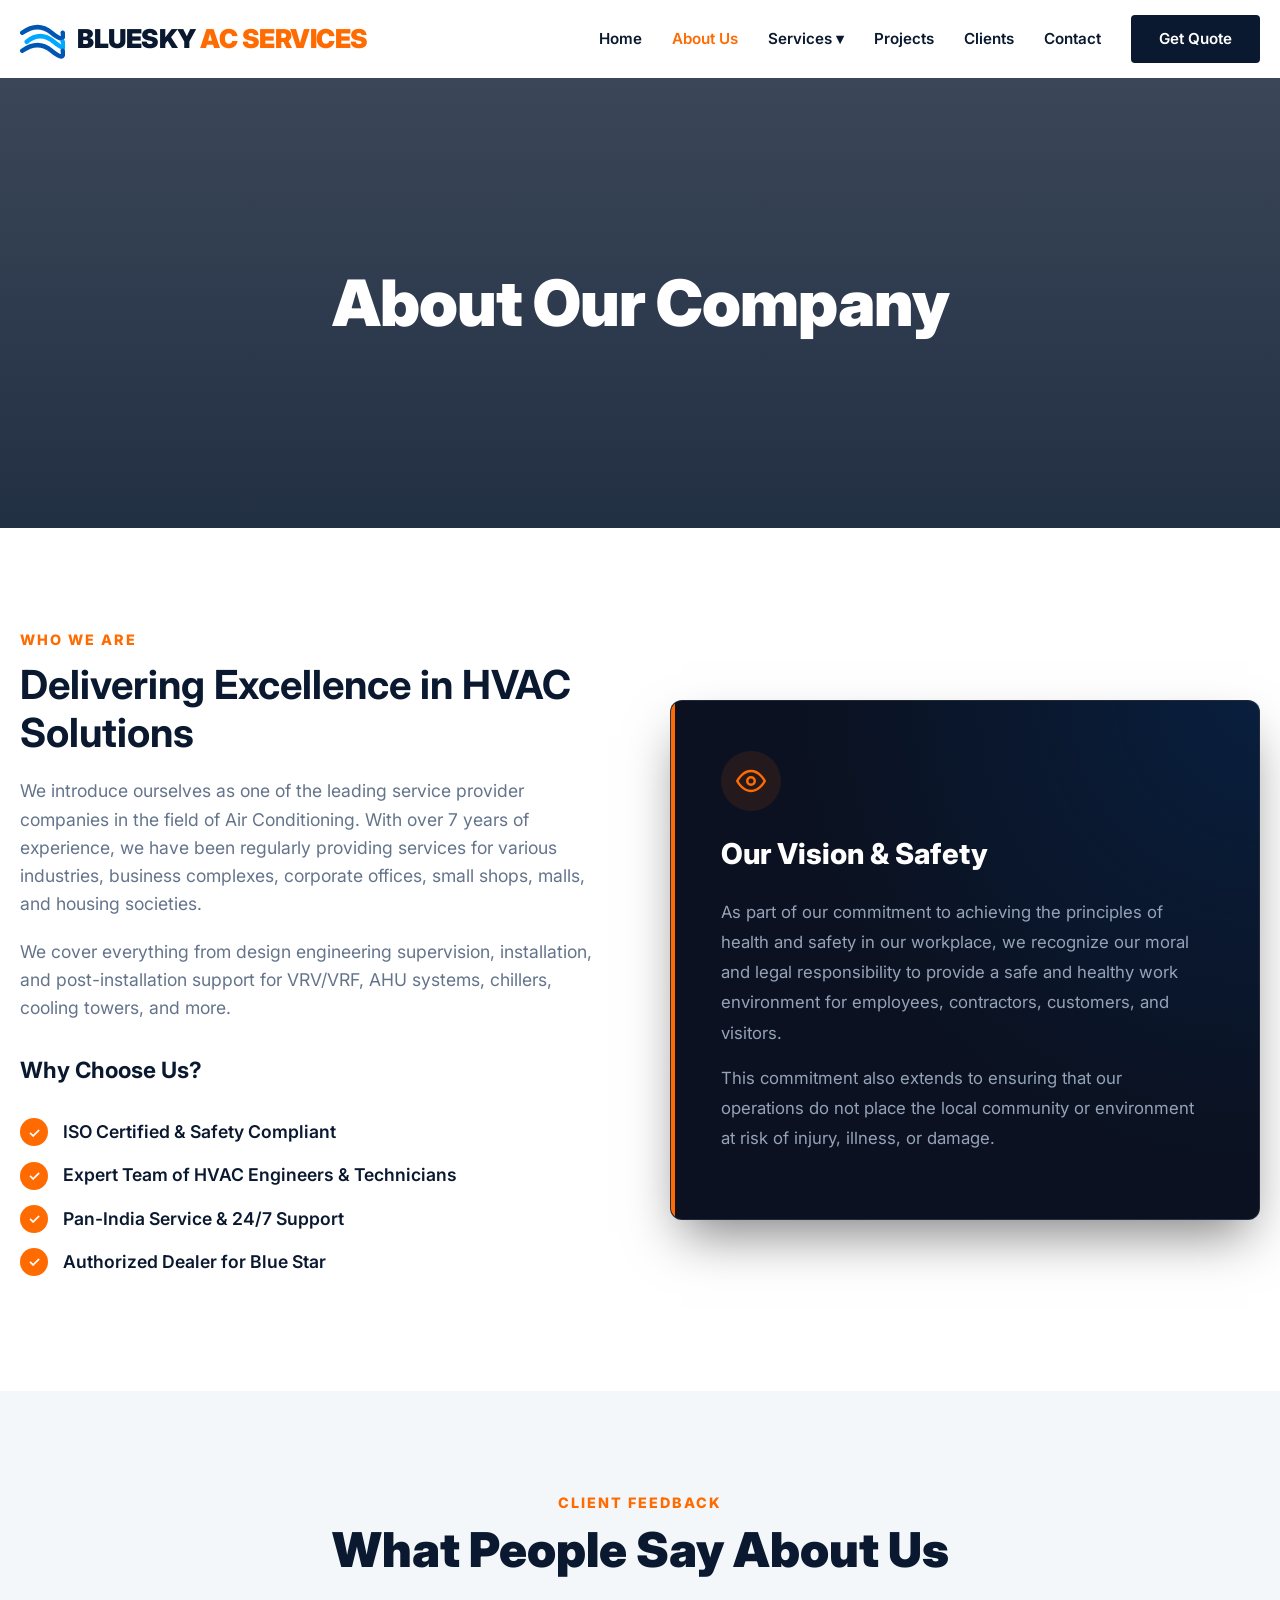
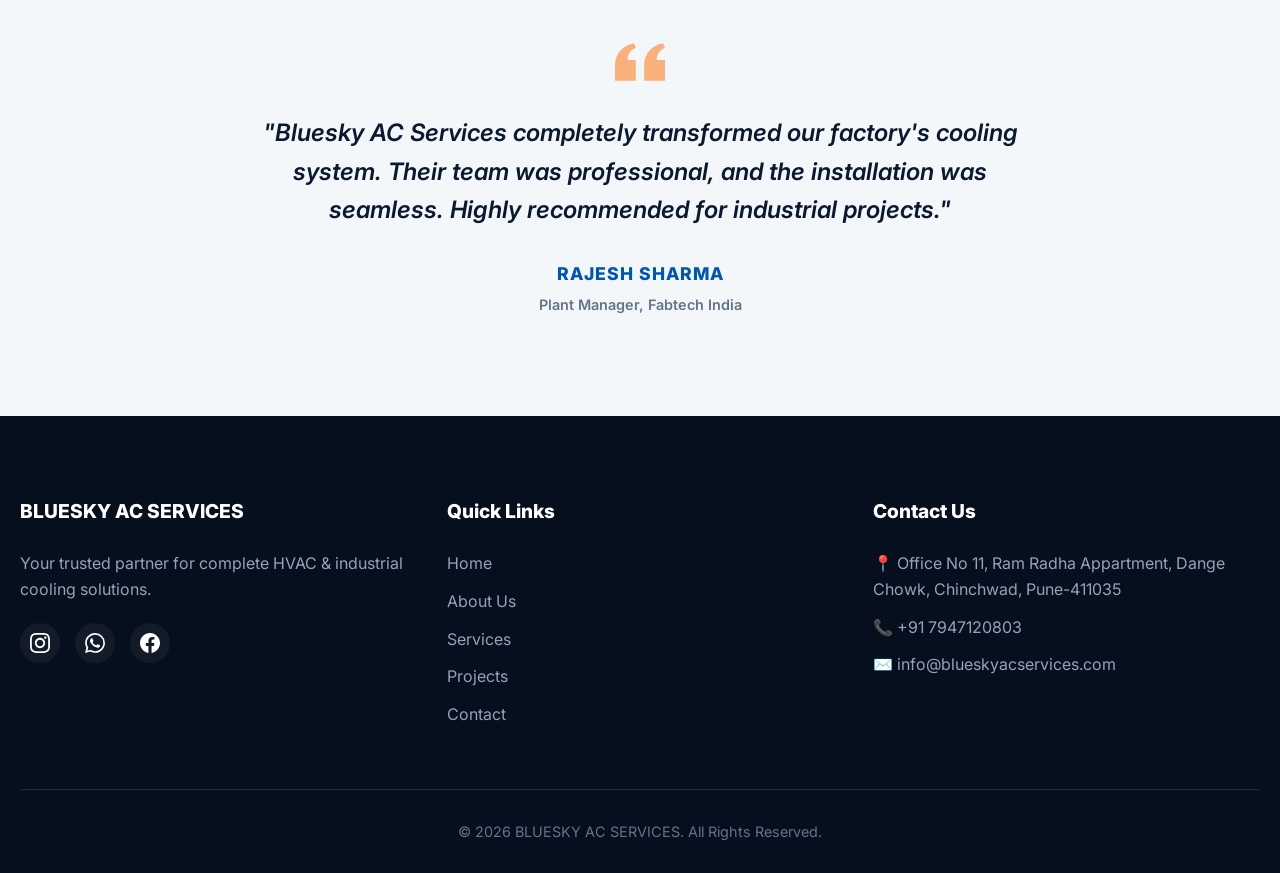
<file: about.html>
<!DOCTYPE html>
<html lang="en">
<head>
    <meta charset="UTF-8">
    <meta name="viewport" content="width=device-width, initial-scale=1.0">
    <title>About Us | Bluesky AC Services</title>
    <link rel="stylesheet" href="style.css">
    <style>
        /* --- PAGE SPECIFIC STYLES --- */
        
        /* Hero Section */
        .page-hero {
            position: relative;
            height: 50vh;
            min-height: 350px;
            display: flex;
            align-items: center;
            justify-content: center;
            text-align: center;
            background: url('https://images.unsplash.com/photo-1581091226825-a6a2a5aee158?ixlib=rb-4.0.3&auto=format&fit=crop&w=1920&q=80') center/cover;
            background-attachment: fixed; /* Parallax effect */
        }
        .page-hero-overlay {
            position: absolute; top: 0; left: 0; width: 100%; height: 100%;
            background: linear-gradient(rgba(10, 25, 47, 0.8), rgba(10, 25, 47, 0.9));
        }
        .page-hero h1 {
            position: relative; z-index: 1; color: var(--white); font-size: 4rem; font-weight: 900;
            letter-spacing: -1px;
        }

        /* About Content Split */
        .about-split {
            display: grid;
            grid-template-columns: 1fr 1fr;
            gap: 60px;
            align-items: center;
        }
        .about-text h2 { font-size: 2.5rem; color: var(--dark-navy); margin-bottom: 20px; line-height: 1.2;}
        .about-text p { color: var(--text-light); font-size: 1.1rem; margin-bottom: 20px; }
        .about-list { list-style: none; margin-top: 30px; }
        .about-list li {
            font-size: 1.1rem; font-weight: 600; color: var(--dark-navy); margin-bottom: 15px;
            display: flex; align-items: center; gap: 15px;
        }
        .about-list li::before {
            content: "✓"; display: flex; justify-content: center; align-items: center;
            width: 28px; height: 28px; background: var(--accent-orange); color: var(--white);
            border-radius: 50%; font-size: 0.9rem; flex-shrink: 0;
        }

        /* Dark Vision Card */
        .vision-card {
            background-color: #0b1120;
            background-image: radial-gradient(circle at top right, rgba(0, 86, 179, 0.2) 0%, transparent 60%);
            padding: 50px;
            border-radius: 12px;
            color: var(--white);
            border: 1px solid rgba(255,255,255,0.1);
            box-shadow: 0 25px 50px -12px rgba(0, 0, 0, 0.5);
            position: relative;
            overflow: hidden;
        }
        .vision-card::before {
            content: ''; position: absolute; top: 0; left: 0; width: 4px; height: 100%;
            background: var(--accent-orange);
        }
        .vision-card h3 { font-size: 1.8rem; margin-bottom: 20px; font-weight: 800; }
        .vision-card p { color: #94a3b8; font-size: 1.05rem; margin-bottom: 15px; line-height: 1.8; }

        /* --- ANIMATED TESTIMONIALS --- */
        .testimonial-section {
            background-color: var(--light-bg);
            padding: 100px 20px;
            text-align: center;
            overflow: hidden;
        }
        .testimonial-container {
            max-width: 800px;
            margin: 0 auto;
            position: relative;
            min-height: 250px; /* Prevents layout jump */
        }
        .testimonial-slide {
            position: absolute;
            top: 0; left: 0; width: 100%;
            opacity: 0;
            transform: translateY(20px);
            transition: opacity 0.8s ease, transform 0.8s ease;
            visibility: hidden;
        }
        .testimonial-slide.active {
            opacity: 1;
            transform: translateY(0);
            visibility: visible;
            position: relative; /* Takes up space when active */
        }
        .quote-icon {
            width: 50px; height: 50px; margin: 0 auto 20px auto; color: var(--accent-orange);
            opacity: 0.5;
        }
        .testimonial-text {
            font-size: 1.5rem;
            font-weight: 600;
            color: var(--dark-navy);
            line-height: 1.6;
            margin-bottom: 30px;
            font-style: italic;
        }
        .client-info h4 { font-size: 1.1rem; font-weight: 800; color: var(--primary-blue); margin-bottom: 5px; text-transform: uppercase; letter-spacing: 1px;}
        .client-info p { font-size: 0.9rem; color: var(--text-light); font-weight: 600; }

        /* --- RESPONSIVE DESIGN --- */
        @media (max-width: 1024px) {
            .page-hero { background-attachment: scroll; } /* Disable fixed background on mobile/tablets */
        }

        @media (max-width: 900px) {
            .about-split { grid-template-columns: 1fr; gap: 40px; }
            .page-hero h1 { font-size: 3rem; }
            .about-text h2 { font-size: 2rem; }
            .vision-card { padding: 30px; }
            .testimonial-text { font-size: 1.2rem; }
        }

        @media (max-width: 768px) {
            .page-hero { height: 35vh; min-height: 250px; }
            .page-hero h1 { font-size: 2.5rem; }
            .section { padding: 60px 20px; }
            
            .vision-card { padding: 25px 20px; }
            .vision-card h3 { font-size: 1.5rem; }
            
            .testimonial-section { padding: 60px 15px; }
            .testimonial-container { min-height: 300px; }
            .testimonial-text { font-size: 1.1rem; }
            .section-header h2 { font-size: 2rem; }
        }
    </style>
</head>
<body>

    <header>
        <div class="nav-container">
            <a href="index.html" class="logo-container">
                <svg class="logo-icon" viewBox="0 0 100 100" xmlns="http://www.w3.org/2000/svg">
                    <path d="M5,35 Q40,10 70,35 T95,35" stroke-width="10" />
                    <path d="M15,55 Q45,30 75,55 T95,55" stroke-width="10" />
                    <path d="M5,75 Q40,50 70,75 T95,75" stroke-width="10" />
                </svg>
                <div class="logo-text">BLUESKY <span>AC SERVICES</span></div>
            </a>
            <div class="menu-toggle" id="mobile-menu">☰</div>
            <ul class="nav-links" id="nav-links-list">
                <li><a href="index.html">Home</a></li>
                <li><a href="about.html" class="active">About Us</a></li>
                <li class="dropdown">
                    <a href="services.html">Services ▾</a>
                    <ul class="dropdown-menu">
                        <li><a href="services.html">VRF System</a></li>
                        <li><a href="services.html">AHU & Ducting</a></li>
                        <li><a href="services.html">Chiller Plants</a></li>
                        <li><a href="services.html">Central AC</a></li>
                        <li><a href="services.html">Maintenance & AMC</a></li>
                    </ul>
                </li>
                <li><a href="projects.html">Projects</a></li>
                <li><a href="clients.html">Clients</a></li>
                <li><a href="contact.html">Contact</a></li>
                <li><a href="contact.html" class="btn-quote">Get Quote</a></li> 
            </ul>
        </div>
    </header>

    <!-- HERO SECTION -->
    <section class="page-hero">
        <div class="page-hero-overlay"></div>
        <h1>About Our Company</h1>
    </section>

    <!-- MAIN CONTENT -->
    <section class="section">
        <div class="about-split">
            
            <!-- Left Text -->
            <div class="about-text reveal">
                <h4 style="color: var(--accent-orange); font-weight: 800; letter-spacing: 2px; text-transform: uppercase; margin-bottom: 10px; font-size: 0.9rem;">Who We Are</h4>
                <h2>Delivering Excellence in HVAC Solutions</h2>
                <p>We introduce ourselves as one of the leading service provider companies in the field of Air Conditioning. With over 7 years of experience, we have been regularly providing services for various industries, business complexes, corporate offices, small shops, malls, and housing societies.</p>
                <p>We cover everything from design engineering supervision, installation, and post-installation support for VRV/VRF, AHU systems, chillers, cooling towers, and more.</p>
                
                <h3 style="margin-top: 30px; margin-bottom: 15px; color: var(--dark-navy); font-size: 1.4rem;">Why Choose Us?</h3>
                <ul class="about-list">
                    <li>ISO Certified & Safety Compliant</li>
                    <li>Expert Team of HVAC Engineers & Technicians</li>
                    <li>Pan-India Service & 24/7 Support</li>
                    <li>Authorized Dealer for Blue Star</li>
                </ul>
            </div>

            <!-- Right Dark Card -->
            <div class="vision-card reveal" style="transition-delay: 0.2s;">
                <div class="info-icon" style="width: 60px; height: 60px; background: rgba(255, 107, 0, 0.1); border-radius: 50%; display: flex; justify-content: center; align-items: center; margin-bottom: 20px;">
                    <svg viewBox="0 0 24 24" fill="none" stroke="var(--accent-orange)" stroke-width="2" style="width: 30px; height: 30px;"><path d="M1 12s4-8 11-8 11 8 11 8-4 8-11 8-11-8-11-8z"></path><circle cx="12" cy="12" r="3"></circle></svg>
                </div>
                <h3>Our Vision & Safety</h3>
                <p>As part of our commitment to achieving the principles of health and safety in our workplace, we recognize our moral and legal responsibility to provide a safe and healthy work environment for employees, contractors, customers, and visitors.</p>
                <p>This commitment also extends to ensuring that our operations do not place the local community or environment at risk of injury, illness, or damage.</p>
            </div>

        </div>
    </section>

    <!-- ANIMATED TESTIMONIALS SECTION -->
    <section class="testimonial-section">
        <div class="section-header reveal" style="text-align: center;">
            <h4>Client Feedback</h4>
            <h2>What People Say About Us</h2>
        </div>

        <div class="testimonial-container reveal">
            
            <!-- Slide 1 -->
            <div class="testimonial-slide active">
                <svg class="quote-icon" viewBox="0 0 24 24" fill="currentColor"><path d="M14.017 21v-7.391c0-5.704 3.731-9.57 8.983-10.609l.995 2.151c-2.432.917-3.995 3.638-3.995 5.849h4v10h-9.983zm-14.017 0v-7.391c0-5.704 3.748-9.57 9-10.609l.996 2.151c-2.433.917-3.996 3.638-3.996 5.849h3.983v10h-9.983z"/></svg>
                <p class="testimonial-text">"Bluesky AC Services completely transformed our factory's cooling system. Their team was professional, and the installation was seamless. Highly recommended for industrial projects."</p>
                <div class="client-info">
                    <h4>Rajesh Sharma</h4>
                    <p>Plant Manager, Fabtech India</p>
                </div>
            </div>

            <!-- Slide 2 -->
            <div class="testimonial-slide">
                <svg class="quote-icon" viewBox="0 0 24 24" fill="currentColor"><path d="M14.017 21v-7.391c0-5.704 3.731-9.57 8.983-10.609l.995 2.151c-2.432.917-3.995 3.638-3.995 5.849h4v10h-9.983zm-14.017 0v-7.391c0-5.704 3.748-9.57 9-10.609l.996 2.151c-2.433.917-3.996 3.638-3.996 5.849h3.983v10h-9.983z"/></svg>
                <p class="testimonial-text">"We rely on Bluesky for all our AMC needs across our commercial offices. Their 24/7 support and quick response times give us complete peace of mind."</p>
                <div class="client-info">
                    <h4>Priya Desai</h4>
                    <p>Facilities Head, Pavilion Data</p>
                </div>
            </div>

            <!-- Slide 3 -->
            <div class="testimonial-slide">
                <svg class="quote-icon" viewBox="0 0 24 24" fill="currentColor"><path d="M14.017 21v-7.391c0-5.704 3.731-9.57 8.983-10.609l.995 2.151c-2.432.917-3.995 3.638-3.995 5.849h4v10h-9.983zm-14.017 0v-7.391c0-5.704 3.748-9.57 9-10.609l.996 2.151c-2.433.917-3.996 3.638-3.996 5.849h3.983v10h-9.983z"/></svg>
                <p class="testimonial-text">"The expertise they brought to our VRF installation was outstanding. Clean work, on-time delivery, and excellent after-sales service."</p>
                <div class="client-info">
                    <h4>Amit Patel</h4>
                    <p>Director, Shri Bal Ganesh Developers</p>
                </div>
            </div>

        </div>
    </section>

    <!-- FOOTER WITH SOCIAL ICONS -->
    <footer>
        <div class="footer-grid">
            <div class="footer-col">
                <h4>BLUESKY AC SERVICES</h4>
                <p style="color:#94a3b8; margin-bottom: 20px;">Your trusted partner for complete HVAC & industrial cooling solutions.</p>
                <div class="social-icons">
                    <a href="#" aria-label="Instagram"><svg viewBox="0 0 24 24"><path d="M12 2.163c3.204 0 3.584.012 4.85.07 3.252.148 4.771 1.691 4.919 4.919.058 1.265.069 1.645.069 4.849 0 3.205-.012 3.584-.069 4.849-.149 3.225-1.664 4.771-4.919 4.919-1.266.058-1.644.07-4.85.07-3.204 0-3.584-.012-4.849-.07-3.26-.149-4.771-1.699-4.919-4.92-.058-1.265-.07-1.644-.07-4.849 0-3.204.013-3.583.07-4.849.149-3.227 1.664-4.771 4.919-4.919 1.266-.057 1.645-.069 4.849-.069zm0-2.163c-3.259 0-3.667.014-4.947.072-4.358.2-6.78 2.618-6.98 6.98-.059 1.281-.073 1.689-.073 4.948 0 3.259.014 3.668.072 4.948.2 4.358 2.618 6.78 6.98 6.98 1.281.058 1.689.072 4.948.072 3.259 0 3.668-.014 4.948-.072 4.354-.2 6.782-2.618 6.979-6.98.059-1.28.073-1.689.073-4.948 0-3.259-.014-3.667-.072-4.947-.196-4.354-2.617-6.78-6.979-6.98-1.281-.059-1.69-.073-4.949-.073zm0 5.838c-3.403 0-6.162 2.759-6.162 6.162s2.759 6.163 6.162 6.163 6.162-2.759 6.162-6.163c0-3.403-2.759-6.162-6.162-6.162zm0 10.162c-2.209 0-4-1.79-4-4 0-2.209 1.791-4 4-4s4 1.791 4 4c0 2.21-1.791 4-4 4zm6.406-11.845c-.796 0-1.441.645-1.441 1.44s.645 1.44 1.441 1.44c.795 0 1.439-.645 1.439-1.44s-.644-1.44-1.439-1.44z"/></svg></a>
                    <a href="#" aria-label="WhatsApp"><svg viewBox="0 0 24 24"><path d="M17.472 14.382c-.297-.149-1.758-.867-2.03-.967-.273-.099-.471-.148-.67.15-.197.297-.767.966-.94 1.164-.173.199-.347.223-.644.075-.297-.15-1.255-.463-2.39-1.475-.883-.788-1.48-1.761-1.653-2.059-.173-.297-.018-.458.13-.606.134-.133.298-.347.446-.52.149-.174.198-.298.298-.497.099-.198.05-.371-.025-.52-.075-.149-.669-1.612-.916-2.207-.242-.579-.487-.5-.669-.51-.173-.008-.371-.01-.57-.01-.198 0-.52.074-.792.372-.272.297-1.04 1.016-1.04 2.479 0 1.462 1.065 2.875 1.213 3.074.149.198 2.096 3.2 5.077 4.487.709.306 1.262.489 1.694.625.712.227 1.36.195 1.871.118.571-.085 1.758-.719 2.006-1.413.248-.694.248-1.289.173-1.413-.074-.124-.272-.198-.57-.347m-5.421 7.403h-.004a9.87 9.87 0 01-5.031-1.378l-.361-.214-3.741.982.998-3.648-.235-.374a9.86 9.86 0 01-1.51-5.26c.001-5.45 4.436-9.884 9.888-9.884 2.64 0 5.122 1.03 6.988 2.898a9.825 9.825 0 012.893 6.994c-.003 5.45-4.437 9.884-9.885 9.884m8.413-18.297A11.815 11.815 0 0012.05 0C5.495 0 .16 5.335.157 11.892c0 2.096.547 4.142 1.588 5.945L.057 24l6.305-1.654a11.882 11.882 0 005.683 1.448h.005c6.554 0 11.89-5.335 11.893-11.893a11.821 11.821 0 00-3.48-8.413Z"/></svg></a>
                    <a href="#" aria-label="Facebook"><svg viewBox="0 0 24 24"><path d="M24 12.073c0-6.627-5.373-12-12-12s-12 5.373-12 12c0 5.99 4.388 10.954 10.125 11.854v-8.385H7.078v-3.47h3.047V9.43c0-3.007 1.792-4.669 4.533-4.669 1.312 0 2.686.235 2.686.235v2.953H15.83c-1.491 0-1.956.925-1.956 1.874v2.25h3.328l-.532 3.47h-2.796v8.385C19.612 23.027 24 18.062 24 12.073z"/></svg></a>
                </div>
            </div>
            <div class="footer-col">
                <h4>Quick Links</h4>
                <ul>
                    <li><a href="index.html">Home</a></li>
                    <li><a href="about.html">About Us</a></li>
                    <li><a href="services.html">Services</a></li>
                    <li><a href="projects.html">Projects</a></li>
                    <li><a href="contact.html">Contact</a></li>
                </ul>
            </div>
            <div class="footer-col">
                <h4>Contact Us</h4>
                <ul>
                    <li>📍 Office No 11, Ram Radha Appartment, Dange Chowk, Chinchwad, Pune-411035</li>
                    <li>📞 +91 7947120803</li>
                    <li>✉️ info@blueskyacservices.com</li>
                </ul>
            </div>
        </div>
        <div class="footer-bottom">
            <p>&copy; 2026 BLUESKY AC SERVICES. All Rights Reserved.</p>
        </div>
    </footer>

    <!-- JAVASCRIPT -->
    <script>
        // Mobile Menu
        const mobileMenuBtn = document.getElementById('mobile-menu');
        const navLinksList = document.getElementById('nav-links-list');
        mobileMenuBtn.addEventListener('click', function() {
            navLinksList.classList.toggle('active');
            mobileMenuBtn.innerHTML = navLinksList.classList.contains('active') ? '✕' : '☰';
        });

        // Scroll Animation Observer
        document.addEventListener("DOMContentLoaded", function() {
            const reveals = document.querySelectorAll('.reveal');
            const observer = new IntersectionObserver((entries) => {
                entries.forEach(entry => {
                    if (entry.isIntersecting) {
                        entry.target.classList.add('active');
                        observer.unobserve(entry.target);
                    }
                });
            }, { threshold: 0.15 });
            reveals.forEach(reveal => { observer.observe(reveal); });
        });

        // --- TESTIMONIAL SLIDER LOGIC ---
        const slides = document.querySelectorAll('.testimonial-slide');
        let currentSlide = 0;

        function showNextSlide() {
            // Remove active class from current
            slides[currentSlide].classList.remove('active');
            
            // Calculate next slide index
            currentSlide = (currentSlide + 1) % slides.length;
            
            // Add active class to next
            slides[currentSlide].classList.add('active');
        }

        // Change slide every 4 seconds
        setInterval(showNextSlide, 4000);
    </script>
</body>
</html>
</file>
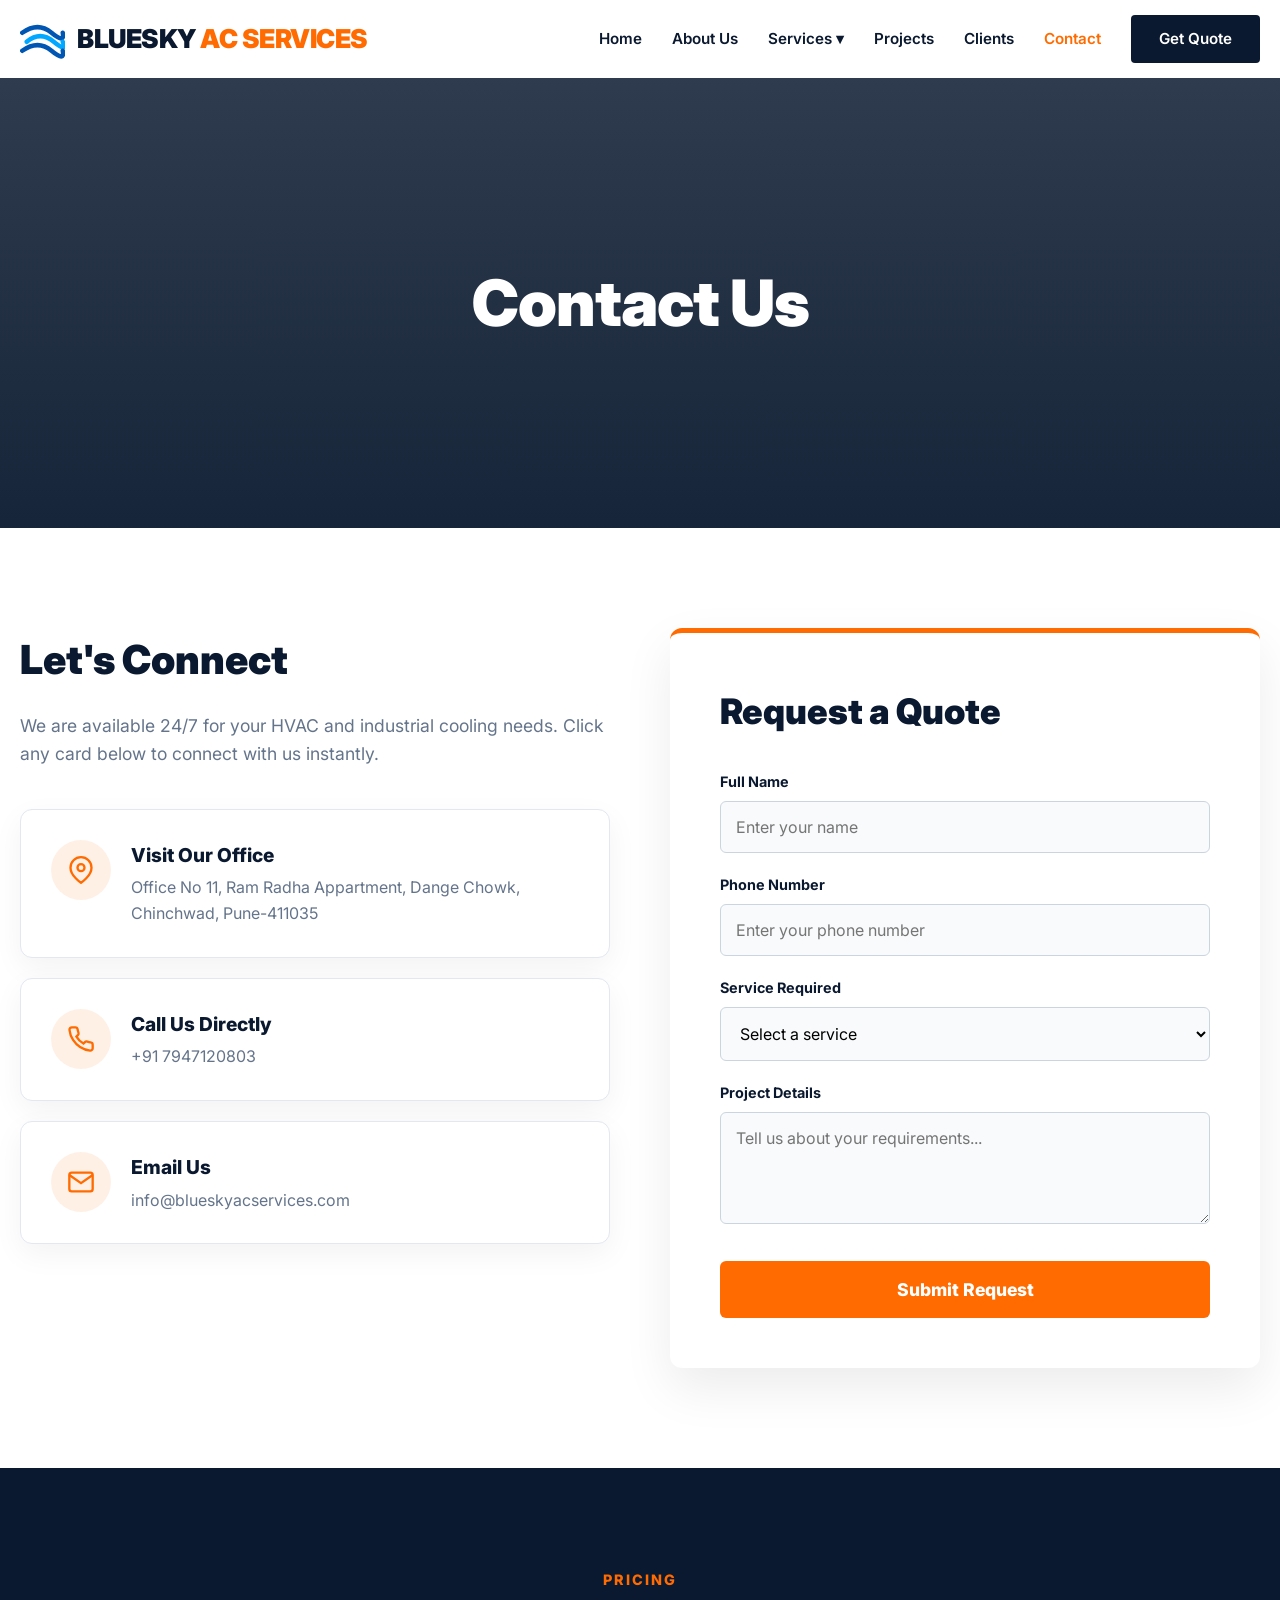
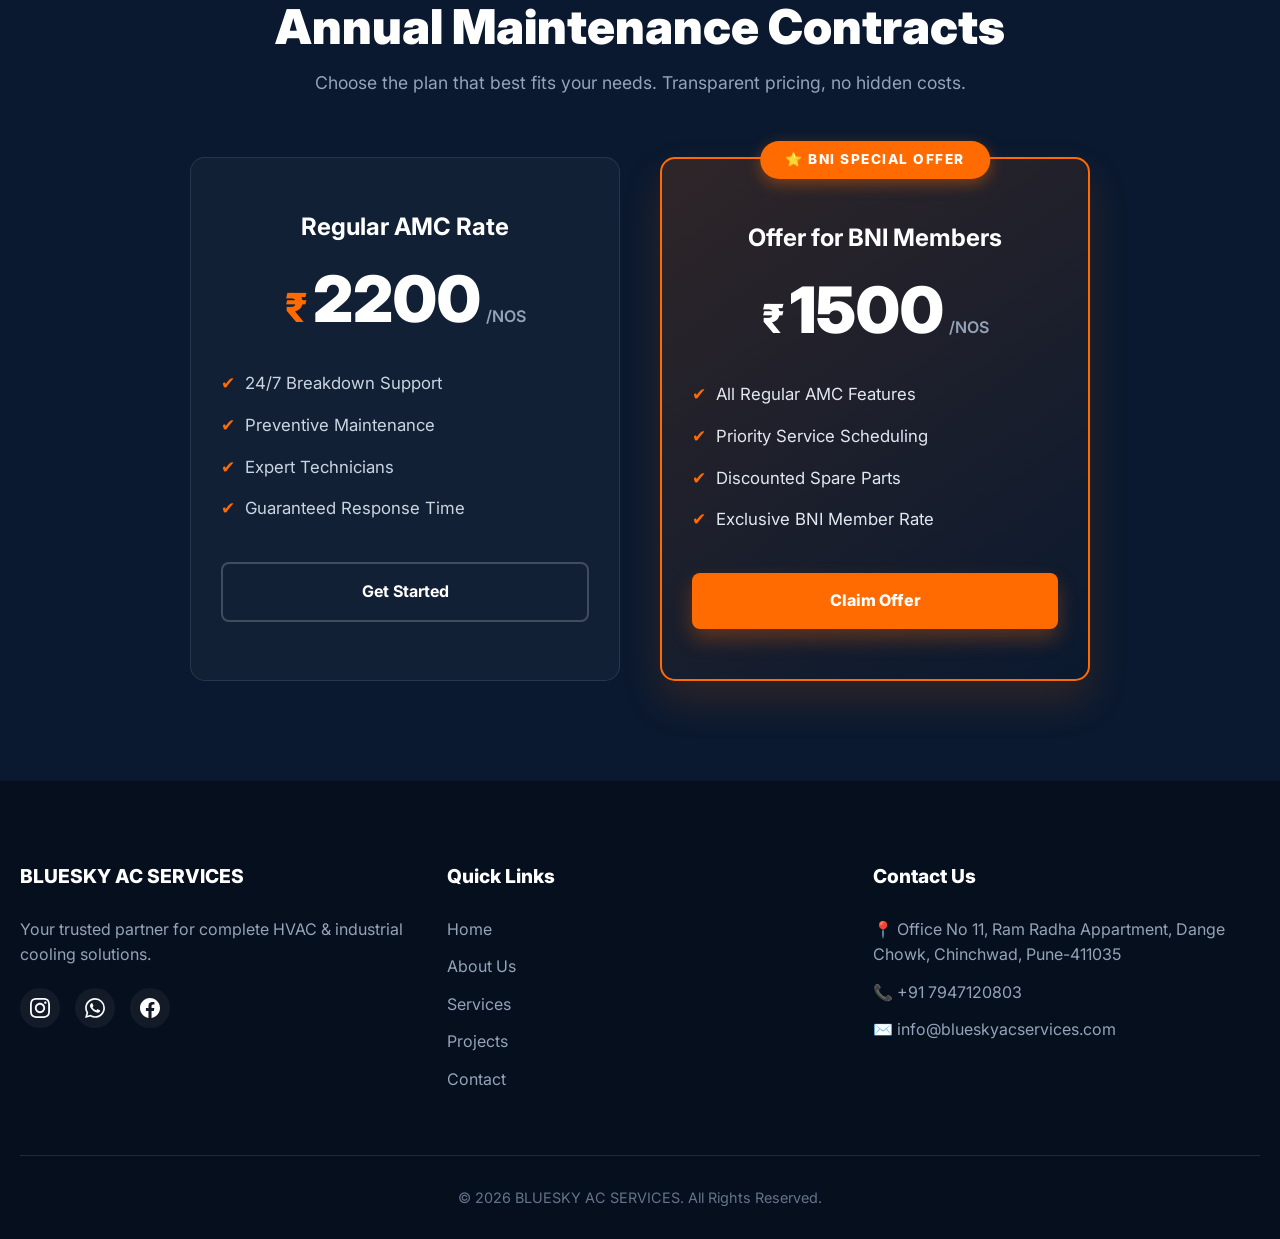
<file: contact.html>
<!DOCTYPE html>
<html lang="en">
<head>
    <meta charset="UTF-8">
    <meta name="viewport" content="width=device-width, initial-scale=1.0">
    <title>Contact Us & Get Quote | Bluesky AC Services</title>
    <link rel="stylesheet" href="style.css">
    <style>
        /* Page Hero */
        .page-hero { 
            position: relative; 
            height: 50vh; 
            min-height: 350px; 
            display: flex; 
            align-items: center; 
            justify-content: center; 
            text-align: center; 
            background: url('https://images.unsplash.com/photo-1581091226825-a6a2a5aee158?ixlib=rb-4.0.3&auto=format&fit=crop&w=1920&q=80') center/cover; 
        }
        .page-hero-overlay { 
            position: absolute; 
            top: 0; left: 0; 
            width: 100%; height: 100%; 
            background: linear-gradient(rgba(10, 25, 47, 0.85), rgba(10, 25, 47, 0.95)); 
        }
        .page-hero h1 { 
            position: relative; 
            z-index: 1; 
            color: var(--white); 
            font-size: 4rem; 
            font-weight: 900; 
            letter-spacing: -1px;
        }

        /* Contact Section Layout */
        .contact-layout {
            display: grid;
            grid-template-columns: 1fr 1fr;
            gap: 60px;
            max-width: 1300px;
            margin: 0 auto;
            padding: 100px 20px;
        }

        /* Clickable Contact Cards */
        .contact-card {
            display: flex;
            align-items: flex-start;
            gap: 20px;
            background: var(--white);
            padding: 30px;
            border-radius: 12px;
            margin-bottom: 20px;
            text-decoration: none;
            color: var(--text-dark);
            box-shadow: 0 10px 30px rgba(0,0,0,0.05);
            border: 1px solid #e2e8f0;
            transition: all 0.3s ease;
        }

        .contact-card:hover {
            transform: translateY(-5px);
            border-color: var(--accent-orange);
            box-shadow: 0 15px 40px rgba(255, 107, 0, 0.1);
        }

        .contact-icon {
            width: 60px; height: 60px;
            background: rgba(255, 107, 0, 0.1);
            color: var(--accent-orange);
            border-radius: 50%;
            display: flex; justify-content: center; align-items: center;
            flex-shrink: 0;
        }
        .contact-icon svg { width: 28px; height: 28px; fill: none; stroke: currentColor; stroke-width: 2; }

        .contact-text h4 { font-size: 1.2rem; color: var(--dark-navy); margin-bottom: 5px; font-weight: 800;}
        .contact-text p { color: var(--text-light); font-size: 1rem; margin: 0; }

        /* Form Container */
        .quote-form-box {
            background: var(--white);
            padding: 50px;
            border-radius: 12px;
            box-shadow: 0 20px 50px rgba(0,0,0,0.08);
            border-top: 5px solid var(--accent-orange);
        }

        .quote-form-box h2 { font-size: 2.2rem; color: var(--dark-navy); margin-bottom: 30px; font-weight: 900;}

        .form-group { margin-bottom: 20px; }
        .form-group label { display: block; font-weight: 700; font-size: 0.9rem; color: var(--dark-navy); margin-bottom: 8px; }
        .form-group input, .form-group select, .form-group textarea {
            width: 100%; padding: 15px; border: 1px solid #cbd5e1; border-radius: 6px;
            font-family: inherit; font-size: 1rem; transition: 0.3s; background: #f8fafc;
        }
        .form-group input:focus, .form-group select:focus, .form-group textarea:focus {
            outline: none; border-color: var(--accent-orange); background: var(--white); box-shadow: 0 0 0 4px rgba(255,107,0,0.1);
        }

        .submit-btn {
            width: 100%; background: var(--accent-orange); color: var(--white);
            padding: 18px; border: none; border-radius: 6px; font-size: 1.1rem; font-weight: 800;
            cursor: pointer; transition: 0.3s; margin-top: 10px;
        }
        .submit-btn:hover { background: #e65c00; transform: translateY(-2px); box-shadow: 0 10px 20px rgba(255,107,0,0.2); }

        /* Scroll Margin to fix anchor links */
        #quote-form { scroll-margin-top: 100px; }
        #amc { scroll-margin-top: 80px; }

        /* --- MOBILE RESPONSIVE SPECIFIC --- */
        @media (max-width: 900px) {
            .contact-layout { grid-template-columns: 1fr; gap: 40px; padding: 60px 20px; }
            .page-hero h1 { font-size: 2.8rem; }
            .quote-form-box { padding: 30px 20px; }
            .quote-form-box h2 { font-size: 1.8rem; }
            .contact-card { padding: 20px; }
            .contact-icon { width: 45px; height: 45px; }
            .contact-icon svg { width: 22px; height: 22px; }
            
            /* AMC Section Mobile */
            .grid-container { grid-template-columns: 1fr !important; gap: 30px !important; }
            .section-header h2 { font-size: 2rem !important; }
        }
    </style>
</head>
<body>

    <header>
        <div class="nav-container">
            <a href="index.html" class="logo-container">
                <svg class="logo-icon" viewBox="0 0 100 100" xmlns="http://www.w3.org/2000/svg"><path d="M5,35 Q40,10 70,35 T95,35" stroke-width="10" /><path d="M15,55 Q45,30 75,55 T95,55" stroke-width="10" /><path d="M5,75 Q40,50 70,75 T95,75" stroke-width="10" /></svg>
                <div class="logo-text">BLUESKY <span>AC SERVICES</span></div>
            </a>
            <div class="menu-toggle" id="mobile-menu">☰</div>
            <ul class="nav-links" id="nav-links-list">
                <li><a href="index.html">Home</a></li>
                <li><a href="about.html">About Us</a></li>
                <li class="dropdown">
                    <a href="services.html">Services ▾</a>
                    <ul class="dropdown-menu">
                        <li><a href="services.html">VRF System</a></li>
                        <li><a href="services.html">AHU & Ducting</a></li>
                        <li><a href="services.html">Chiller Plants</a></li>
                        <li><a href="services.html">Central AC</a></li>
                        <li><a href="services.html">Maintenance & AMC</a></li>
                    </ul>
                </li>
                <li><a href="projects.html">Projects</a></li>
                <li><a href="clients.html">Clients</a></li>
                <li><a href="contact.html" class="active">Contact</a></li>
                <li><a href="#quote-form" class="btn-quote">Get Quote</a></li>
            </ul>
        </div>
    </header>

    <!-- HERO -->
    <section class="page-hero">
        <div class="page-hero-overlay"></div>
        <h1>Contact Us</h1>
    </section>

    <!-- CONTACT LAYOUT -->
    <section class="contact-layout">
        
        <!-- Left: Clickable Info -->
        <div class="reveal">
            <h2 style="font-size: 2.5rem; color: var(--dark-navy); margin-bottom: 20px; font-weight: 900;">Let's Connect</h2>
            <p style="color: var(--text-light); margin-bottom: 40px; font-size: 1.1rem;">We are available 24/7 for your HVAC and industrial cooling needs. Click any card below to connect with us instantly.</p>

            <!-- Location Card -->
            <a href="https://maps.google.com/?q=Office+No+11,+Ram+Radha+Appartment,+Dange+Chowk,+Chinchwad,+Pune-411035" target="_blank" class="contact-card">
                <div class="contact-icon">
                    <svg viewBox="0 0 24 24"><path d="M21 10c0 7-9 13-9 13s-9-6-9-13a9 9 0 0 1 18 0z"></path><circle cx="12" cy="10" r="3"></circle></svg>
                </div>
                <div class="contact-text">
                    <h4>Visit Our Office</h4>
                    <p>Office No 11, Ram Radha Appartment, Dange Chowk, Chinchwad, Pune-411035</p>
                </div>
            </a>

            <!-- Phone Card -->
            <a href="tel:+917947120803" class="contact-card">
                <div class="contact-icon">
                    <svg viewBox="0 0 24 24"><path d="M22 16.92v3a2 2 0 0 1-2.18 2 19.79 19.79 0 0 1-8.63-3.07 19.5 19.5 0 0 1-6-6 19.79 19.79 0 0 1-3.07-8.67A2 2 0 0 1 4.11 2h3a2 2 0 0 1 2 1.72 12.84 12.84 0 0 0 .7 2.81 2 2 0 0 1-.45 2.11L8.09 9.91a16 16 0 0 0 6 6l1.27-1.27a2 2 0 0 1 2.11-.45 12.84 12.84 0 0 0 2.81.7A2 2 0 0 1 22 16.92z"></path></svg>
                </div>
                <div class="contact-text">
                    <h4>Call Us Directly</h4>
                    <p>+91 7947120803</p>
                </div>
            </a>

            <!-- Email Card -->
            <a href="mailto:info@blueskyacservices.com" class="contact-card">
                <div class="contact-icon">
                    <svg viewBox="0 0 24 24"><path d="M4 4h16c1.1 0 2 .9 2 2v12c0 1.1-.9 2-2 2H4c-1.1 0-2-.9-2-2V6c0-1.1.9-2 2-2z"></path><polyline points="22,6 12,13 2,6"></polyline></svg>
                </div>
                <div class="contact-text">
                    <h4>Email Us</h4>
                    <p>info@blueskyacservices.com</p>
                </div>
            </a>
        </div>

        <!-- Right: Quote Form -->
        <div id="quote-form" class="quote-form-box reveal" style="transition-delay: 0.2s;">
            <h2>Request a Quote</h2>
            <form action="#" method="POST">
                <div class="form-group">
                    <label>Full Name</label>
                    <input type="text" placeholder="Enter your name" required>
                </div>
                <div class="form-group">
                    <label>Phone Number</label>
                    <input type="tel" placeholder="Enter your phone number" required>
                </div>
                <div class="form-group">
                    <label>Service Required</label>
                    <select required>
                        <option value="" disabled selected>Select a service</option>
                        <option>VRF / VRV System</option>
                        <option>AHU & Ducting</option>
                        <option>Chiller Plants</option>
                        <option>Central AC Systems</option>
                        <option>Maintenance & AMC</option>
                    </select>
                </div>
                <div class="form-group">
                    <label>Project Details</label>
                    <textarea rows="4" placeholder="Tell us about your requirements..." required></textarea>
                </div>
                <button type="submit" class="submit-btn">Submit Request</button>
            </form>
        </div>
    </section>

    <!-- AMC PRICING SECTION -->
    <section id="amc" class="section" style="background-color: var(--dark-navy); padding: 100px 20px;">
        <div class="section-header reveal" style="text-align: center; margin-bottom: 60px;">
            <h4 style="color: var(--accent-orange); font-weight: 800; letter-spacing: 2px; text-transform: uppercase; font-size: 0.9rem;">Pricing</h4>
            <h2 style="color: var(--white); font-size: 3rem; font-weight: 900;">Annual Maintenance Contracts</h2>
            <p style="color: #94a3b8; margin-top: 15px; font-size: 1.1rem;">Choose the plan that best fits your needs. Transparent pricing, no hidden costs.</p>
        </div>
        
        <div class="grid-container" style="max-width: 900px; margin: 0 auto; display: grid; grid-template-columns: repeat(auto-fit, minmax(320px, 1fr)); gap: 40px;">
            
            <!-- Regular Plan -->
            <div class="reveal" style="background: rgba(255,255,255,0.03); border: 1px solid rgba(255,255,255,0.1); border-radius: 15px; text-align: center; padding: 50px 30px; transition: transform 0.3s;">
                <h3 style="color: var(--white); font-size: 1.5rem; margin-bottom: 20px; font-weight: 700;">Regular AMC Rate</h3>
                
                <div style="display: flex; justify-content: center; align-items: baseline; margin-bottom: 30px;">
                    <span style="font-size: 2.5rem; color: var(--accent-orange); font-weight: 800; margin-right: 5px;">₹</span>
                    <span style="font-size: 4rem; font-weight: 900; color: var(--white); line-height: 1;">2200</span>
                    <span style="font-size: 1rem; color: #94a3b8; font-weight: 600; margin-left: 5px;">/NOS</span>
                </div>

                <ul style="list-style: none; text-align: left; margin-bottom: 40px; color: #cbd5e1; font-size: 1.05rem;">
                    <li style="margin-bottom: 15px; display: flex; align-items: center; gap: 10px;"><span style="color: var(--accent-orange);">✔</span> 24/7 Breakdown Support</li>
                    <li style="margin-bottom: 15px; display: flex; align-items: center; gap: 10px;"><span style="color: var(--accent-orange);">✔</span> Preventive Maintenance</li>
                    <li style="margin-bottom: 15px; display: flex; align-items: center; gap: 10px;"><span style="color: var(--accent-orange);">✔</span> Expert Technicians</li>
                    <li style="display: flex; align-items: center; gap: 10px;"><span style="color: var(--accent-orange);">✔</span> Guaranteed Response Time</li>
                </ul>
                <a href="#quote-form" class="btn-secondary" style="display: block; text-align: center; border-color: rgba(255,255,255,0.2); color: var(--white); padding: 15px; border-radius: 8px; font-weight: 700; text-decoration: none; transition: 0.3s;">Get Started</a>
            </div>

            <!-- BNI Offer Plan -->
            <div class="reveal" style="transition-delay: 0.2s; background: linear-gradient(145deg, rgba(255,107,0,0.15) 0%, rgba(10,25,47,1) 100%); border: 2px solid var(--accent-orange); border-radius: 15px; text-align: center; padding: 50px 30px; position: relative; box-shadow: 0 20px 40px rgba(255, 107, 0, 0.15);">
                
                <div style="position: absolute; top: -18px; left: 50%; transform: translateX(-50%); background: var(--accent-orange); color: white; padding: 8px 25px; border-radius: 30px; font-size: 0.85rem; font-weight: 800; text-transform: uppercase; letter-spacing: 1.5px; box-shadow: 0 5px 15px rgba(255,107,0,0.4); white-space: nowrap;">
                    ⭐ BNI Special Offer
                </div>
                
                <h3 style="color: var(--white); font-size: 1.5rem; margin-bottom: 20px; font-weight: 700; margin-top: 10px;">Offer for BNI Members</h3>
                
                <div style="display: flex; justify-content: center; align-items: baseline; margin-bottom: 30px;">
                    <span style="font-size: 2.5rem; color: var(--white); font-weight: 800; margin-right: 5px;">₹</span>
                    <span style="font-size: 4rem; font-weight: 900; color: var(--white); line-height: 1;">1500</span>
                    <span style="font-size: 1rem; color: #94a3b8; font-weight: 600; margin-left: 5px;">/NOS</span>
                </div>

                <ul style="list-style: none; text-align: left; margin-bottom: 40px; color: #e2e8f0; font-size: 1.05rem;">
                    <li style="margin-bottom: 15px; display: flex; align-items: center; gap: 10px;"><span style="color: var(--accent-orange);">✔</span> All Regular AMC Features</li>
                    <li style="margin-bottom: 15px; display: flex; align-items: center; gap: 10px;"><span style="color: var(--accent-orange);">✔</span> Priority Service Scheduling</li>
                    <li style="margin-bottom: 15px; display: flex; align-items: center; gap: 10px;"><span style="color: var(--accent-orange);">✔</span> Discounted Spare Parts</li>
                    <li style="display: flex; align-items: center; gap: 10px;"><span style="color: var(--accent-orange);">✔</span> Exclusive BNI Member Rate</li>
                </ul>
                <a href="#quote-form" class="btn-primary" style="display: block; text-align: center; background: var(--accent-orange); color: var(--white); padding: 15px; border-radius: 8px; font-weight: 800; text-decoration: none; transition: 0.3s; box-shadow: 0 10px 20px rgba(255,107,0,0.3);">Claim Offer</a>
            </div>

        </div>
    </section>

    <!-- FOOTER -->
    <footer>
        <div class="footer-grid">
            <div class="footer-col">
                <h4>BLUESKY AC SERVICES</h4>
                <p style="color:#94a3b8; margin-bottom: 20px;">Your trusted partner for complete HVAC & industrial cooling solutions.</p>
                <div class="social-icons">
                    <a href="#" aria-label="Instagram"><svg viewBox="0 0 24 24"><path d="M12 2.163c3.204 0 3.584.012 4.85.07 3.252.148 4.771 1.691 4.919 4.919.058 1.265.069 1.645.069 4.849 0 3.205-.012 3.584-.069 4.849-.149 3.225-1.664 4.771-4.919 4.919-1.266.058-1.644.07-4.85.07-3.204 0-3.584-.012-4.849-.07-3.26-.149-4.771-1.699-4.919-4.92-.058-1.265-.07-1.644-.07-4.849 0-3.204.013-3.583.07-4.849.149-3.227 1.664-4.771 4.919-4.919 1.266-.057 1.645-.069 4.849-.069zm0-2.163c-3.259 0-3.667.014-4.947.072-4.358.2-6.78 2.618-6.98 6.98-.059 1.281-.073 1.689-.073 4.948 0 3.259.014 3.668.072 4.948.2 4.358 2.618 6.78 6.98 6.98 1.281.058 1.689.072 4.948.072 3.259 0 3.668-.014 4.948-.072 4.354-.2 6.782-2.618 6.979-6.98.059-1.28.073-1.689.073-4.948 0-3.259-.014-3.667-.072-4.947-.196-4.354-2.617-6.78-6.979-6.98-1.281-.059-1.69-.073-4.949-.073zm0 5.838c-3.403 0-6.162 2.759-6.162 6.162s2.759 6.163 6.162 6.163 6.162-2.759 6.162-6.163c0-3.403-2.759-6.162-6.162-6.162zm0 10.162c-2.209 0-4-1.79-4-4 0-2.209 1.791-4 4-4s4 1.791 4 4c0 2.21-1.791 4-4 4zm6.406-11.845c-.796 0-1.441.645-1.441 1.44s.645 1.44 1.441 1.44c.795 0 1.439-.645 1.439-1.44s-.644-1.44-1.439-1.44z"/></svg></a>
                    <a href="#" aria-label="WhatsApp"><svg viewBox="0 0 24 24"><path d="M17.472 14.382c-.297-.149-1.758-.867-2.03-.967-.273-.099-.471-.148-.67.15-.197.297-.767.966-.94 1.164-.173.199-.347.223-.644.075-.297-.15-1.255-.463-2.39-1.475-.883-.788-1.48-1.761-1.653-2.059-.173-.297-.018-.458.13-.606.134-.133.298-.347.446-.52.149-.174.198-.298.298-.497.099-.198.05-.371-.025-.52-.075-.149-.669-1.612-.916-2.207-.242-.579-.487-.5-.669-.51-.173-.008-.371-.01-.57-.01-.198 0-.52.074-.792.372-.272.297-1.04 1.016-1.04 2.479 0 1.462 1.065 2.875 1.213 3.074.149.198 2.096 3.2 5.077 4.487.709.306 1.262.489 1.694.625.712.227 1.36.195 1.871.118.571-.085 1.758-.719 2.006-1.413.248-.694.248-1.289.173-1.413-.074-.124-.272-.198-.57-.347m-5.421 7.403h-.004a9.87 9.87 0 01-5.031-1.378l-.361-.214-3.741.982.998-3.648-.235-.374a9.86 9.86 0 01-1.51-5.26c.001-5.45 4.436-9.884 9.888-9.884 2.64 0 5.122 1.03 6.988 2.898a9.825 9.825 0 012.893 6.994c-.003 5.45-4.437 9.884-9.885 9.884m8.413-18.297A11.815 11.815 0 0012.05 0C5.495 0 .16 5.335.157 11.892c0 2.096.547 4.142 1.588 5.945L.057 24l6.305-1.654a11.882 11.882 0 005.683 1.448h.005c6.554 0 11.89-5.335 11.893-11.893a11.821 11.821 0 00-3.48-8.413Z"/></svg></a>
                    <a href="#" aria-label="Facebook"><svg viewBox="0 0 24 24"><path d="M24 12.073c0-6.627-5.373-12-12-12s-12 5.373-12 12c0 5.99 4.388 10.954 10.125 11.854v-8.385H7.078v-3.47h3.047V9.43c0-3.007 1.792-4.669 4.533-4.669 1.312 0 2.686.235 2.686.235v2.953H15.83c-1.491 0-1.956.925-1.956 1.874v2.25h3.328l-.532 3.47h-2.796v8.385C19.612 23.027 24 18.062 24 12.073z"/></svg></a>
                </div>
            </div>
            <div class="footer-col">
                <h4>Quick Links</h4>
                <ul>
                    <li><a href="index.html">Home</a></li>
                    <li><a href="about.html">About Us</a></li>
                    <li><a href="services.html">Services</a></li>
                    <li><a href="projects.html">Projects</a></li>
                    <li><a href="contact.html">Contact</a></li>
                </ul>
            </div>
            <div class="footer-col">
                <h4>Contact Us</h4>
                <ul>
                    <li>📍 Office No 11, Ram Radha Appartment, Dange Chowk, Chinchwad, Pune-411035</li>
                    <li>📞 +91 7947120803</li>
                    <li>✉️ info@blueskyacservices.com</li>
                </ul>
            </div>
        </div>
        <div class="footer-bottom">
            <p>&copy; 2026 BLUESKY AC SERVICES. All Rights Reserved.</p>
        </div>
    </footer>

    <!-- JAVASCRIPT -->
    <script>
        // Mobile Menu
        const mobileMenuBtn = document.getElementById('mobile-menu');
        const navLinksList = document.getElementById('nav-links-list');
        mobileMenuBtn.addEventListener('click', function() {
            navLinksList.classList.toggle('active');
            mobileMenuBtn.innerHTML = navLinksList.classList.contains('active') ? '✕' : '☰';
        });

        // Scroll Animations
        document.addEventListener("DOMContentLoaded", function() {
            const reveals = document.querySelectorAll('.reveal');
            const observer = new IntersectionObserver((entries) => {
                entries.forEach(entry => {
                    if (entry.isIntersecting) {
                        entry.target.classList.add('active');
                        observer.unobserve(entry.target);
                    }
                });
            }, { threshold: 0.15 });
            reveals.forEach(reveal => { observer.observe(reveal); });
        });
    </script>
</body>
</html>
</file>
<file: style.css>
/* style.css */
@import url('https://fonts.googleapis.com/css2?family=Inter:wght@300;400;600;800;900&display=swap');

:root {
    --primary-blue: #0056b3;
    --accent-blue: #00a8ff;
    --accent-orange: #ff6b00; 
    --dark-navy: #0a192f;
    --darker-navy: #060f1e;
    --light-bg: #f4f7f9;
    --white: #ffffff;
    --text-dark: #1e293b;
    --text-light: #64748b;
}

* {
    margin: 0;
    padding: 0;
    box-sizing: border-box;
    font-family: 'Inter', sans-serif;
}

body {
    color: var(--text-dark);
    line-height: 1.6;
    background-color: var(--white);
    overflow-x: hidden;
}

/* --- HEADER --- */
header {
    background-color: var(--white);
    position: sticky;
    top: 0;
    z-index: 1000;
    border-bottom: none; 
    transition: background 0.4s ease, box-shadow 0.4s ease;
}

.nav-container {
    max-width: 1400px; 
    margin: 0 auto;
    padding: 15px 20px;
    display: flex;
    justify-content: space-between;
    align-items: center;
}

.logo-container { 
    display: flex; 
    align-items: center; 
    gap: 12px; 
    text-decoration: none; 
    outline: none; 
}
.logo-icon { width: 45px; height: 45px; fill: none; stroke: var(--primary-blue); stroke-width: 8; stroke-linecap: round; }
.logo-icon path:nth-child(2) { stroke: var(--accent-blue); }
.logo-text { font-size: 26px; font-weight: 900; color: var(--dark-navy); text-transform: uppercase; letter-spacing: -0.5px; transition: color 0.3s; }
.logo-text span { color: var(--accent-orange); }

.nav-links { display: flex; list-style: none; gap: 30px; align-items: center; }
.nav-links li { white-space: nowrap; } 
.nav-links a { text-decoration: none; color: var(--dark-navy); font-weight: 600; font-size: 0.95rem; transition: color 0.3s; display: flex; align-items: center; gap: 4px;}
.nav-links a:hover, .nav-links a.active { color: var(--accent-orange); }

/* Dropdown Menu */
.dropdown { position: relative; display: inline-block; }
.dropdown-menu {
    display: none;
    position: absolute;
    background-color: var(--white);
    min-width: 220px;
    box-shadow: 0 10px 25px rgba(0,0,0,0.1);
    border-radius: 6px;
    padding: 10px 0;
    z-index: 1001;
    top: 100%;
    left: 0;
    border-top: 3px solid var(--accent-orange);
}
.dropdown-menu li { list-style: none; white-space: normal; }
.dropdown-menu a { color: var(--dark-navy); padding: 10px 20px; display: block; font-size: 0.9rem; }
.dropdown-menu a:hover { background-color: var(--light-bg); color: var(--accent-orange); }
.dropdown:hover .dropdown-menu { display: block; }

.btn-quote { 
    background: var(--dark-navy); 
    color: var(--white) !important; 
    padding: 12px 28px; 
    border-radius: 4px; 
    font-weight: 700; 
    transition: all 0.3s; 
    white-space: nowrap; 
    display: inline-block;
}
.btn-quote:hover { background: var(--accent-orange); transform: translateY(-2px); box-shadow: 0 10px 20px rgba(255, 107, 0, 0.2); }

.menu-toggle { display: none; font-size: 1.8rem; cursor: pointer; color: var(--dark-navy); transition: color 0.3s; }

/* --- HERO SECTION --- */
.hero-section {
    position: relative;
    min-height: 90vh;
    display: flex;
    align-items: center;
    background-color: var(--darker-navy);
    overflow: hidden;
    padding: 100px 20px;
}

.hero-section::after {
    content: '';
    position: absolute;
    top: 0; right: 0; bottom: 0;
    width: 50%;
    background: url('https://images.unsplash.com/photo-1581091226825-a6a2a5aee158?ixlib=rb-4.0.3&auto=format&fit=crop&w=1000&q=80') center/cover;
    clip-path: polygon(15% 0, 100% 0, 100% 100%, 0% 100%);
    z-index: 1;
}

.hero-section::before {
    content: '';
    position: absolute;
    top: 0; right: 0; bottom: 0;
    width: 50%;
    background: linear-gradient(90deg, var(--darker-navy) 0%, rgba(6,15,30,0.7) 100%);
    clip-path: polygon(15% 0, 100% 0, 100% 100%, 0% 100%);
    z-index: 2;
}

.hero-content { position: relative; z-index: 10; max-width: 1300px; margin: 0 auto; width: 100%; }
.hero-text-box { max-width: 650px; color: var(--white); }
.hero-text-box h4 { color: var(--accent-orange); font-weight: 800; letter-spacing: 2px; text-transform: uppercase; margin-bottom: 15px; font-size: 0.9rem; }
.hero-text-box h1 { font-size: 4.5rem; font-weight: 900; line-height: 1.1; margin-bottom: 25px; }
.hero-text-box p { font-size: 1.2rem; color: #94a3b8; margin-bottom: 40px; max-width: 500px; }

.hero-btns { display: flex; gap: 20px; }
.btn-primary { background: var(--accent-orange); color: var(--white); padding: 16px 35px; text-decoration: none; font-weight: 700; border-radius: 4px; transition: 0.3s; display: inline-block;}
.btn-primary:hover { background: #e65c00; transform: translateY(-3px); }
.btn-secondary { background: transparent; color: var(--white); padding: 16px 35px; text-decoration: none; font-weight: 700; border-radius: 4px; border: 2px solid #334155; transition: 0.3s; display: inline-block;}
.btn-secondary:hover { border-color: var(--white); }

/* --- FLOATING STATS --- */
.wix-stats-wrapper { position: relative; z-index: 20; margin-top: -60px; display: flex; justify-content: center; padding: 0 20px; }
.stats-box { display: grid; grid-template-columns: repeat(4, 1fr); max-width: 1100px; width: 100%; background: var(--white); border-radius: 8px; box-shadow: 0 20px 40px rgba(0,0,0,0.08); overflow: hidden; }
.stat-item { padding: 40px 20px; text-align: center; border-right: 1px solid #e2e8f0; transition: background 0.3s; }
.stat-item:hover { background: var(--light-bg); }
.stat-item:last-child { border-right: none; }
.stat-icon { width: 35px; height: 35px; margin-bottom: 15px; color: var(--accent-orange); }
.stat-item h2 { font-size: 2.8rem; font-weight: 900; color: var(--dark-navy); line-height: 1; margin-bottom: 5px; }
.stat-item p { font-size: 0.85rem; font-weight: 700; color: var(--text-light); text-transform: uppercase; letter-spacing: 1px; }

/* --- GENERAL SECTIONS --- */
.section { padding: 100px 20px; max-width: 1300px; margin: 0 auto; }
.bg-dark { background-color: var(--dark-navy); color: var(--white); }
.bg-light { background-color: var(--light-bg); }

.section-header { margin-bottom: 60px; }
.section-header h4 { color: var(--accent-orange); font-weight: 800; letter-spacing: 2px; text-transform: uppercase; margin-bottom: 10px; font-size: 0.9rem;}
.section-header h2 { font-size: 3rem; font-weight: 900; line-height: 1.1; color: var(--dark-navy); }

/* --- SERVICE CARDS --- */
.grid-container { display: grid; grid-template-columns: repeat(auto-fit, minmax(350px, 1fr)); gap: 30px; }
.service-card { background: var(--white); border-radius: 6px; overflow: hidden; box-shadow: 0 10px 30px rgba(0,0,0,0.05); border: 1px solid #e2e8f0; transition: all 0.4s ease; position: relative; display: flex; flex-direction: column; }
.service-card:hover { transform: translateY(-10px); box-shadow: 0 20px 40px rgba(0,0,0,0.1); border-color: transparent; }
.card-img { height: 250px; overflow: hidden; position: relative; }
.card-img img { width: 100%; height: 100%; object-fit: cover; transition: transform 0.6s ease; }
.service-card:hover .card-img img { transform: scale(1.1); }
.card-icon { position: absolute; bottom: -30px; left: 30px; width: 60px; height: 60px; background: var(--accent-orange); border-radius: 6px; display: flex; justify-content: center; align-items: center; color: var(--white); box-shadow: 0 10px 20px rgba(255, 107, 0, 0.3); z-index: 2; }
.card-icon svg { width: 30px; height: 30px; }
.card-content { padding: 50px 30px 30px; flex-grow: 1; display: flex; flex-direction: column; }
.card-content h3 { font-size: 1.4rem; font-weight: 800; color: var(--dark-navy); margin-bottom: 15px; }
.card-content p { color: var(--text-light); font-size: 1rem; margin-bottom: 25px; flex-grow: 1; }
.service-btn { color: var(--accent-orange); font-weight: 700; text-decoration: none; font-size: 0.95rem; display: inline-flex; align-items: center; gap: 8px; transition: gap 0.3s; }
.service-btn:hover { gap: 15px; }

/* --- SCROLLING LOGOS (CLIENTS) --- */
.logos-section { padding: 60px 0; background: var(--white); overflow: hidden; border-top: 1px solid #eaeaea; border-bottom: 1px solid #eaeaea; }
.logos-section h2 { text-align: center; color: var(--dark-navy); font-size: 1.2rem; margin-bottom: 40px; text-transform: uppercase; letter-spacing: 2px; }
.marquee-container { display: flex; overflow: hidden; user-select: none; gap: 40px; mask-image: linear-gradient(to right, transparent, black 10%, black 90%, transparent); -webkit-mask-image: linear-gradient(to right, transparent, black 10%, black 90%, transparent); }
.marquee-content { flex-shrink: 0; display: flex; align-items: center; justify-content: space-around; gap: 40px; min-width: 100%; animation: scroll 40s linear infinite; }
.marquee-content.reverse { animation-direction: reverse; animation-duration: 35s; }
@keyframes scroll { from { transform: translateX(0); } to { transform: translateX(calc(-100% - 40px)); } }
.logo-img { height: 80px; max-width: 180px; object-fit: contain; padding: 10px; transition: transform 0.3s; }
.logo-img:hover { transform: scale(1.1); }

/* --- DARK CERTIFICATE SECTION --- */
.cert-section { background-color: #0b1120; background-image: radial-gradient(circle at 50% 0%, rgba(0, 86, 179, 0.2) 0%, transparent 70%); padding: 100px 20px; color: var(--white); position: relative; overflow: hidden; }
.cert-section::before { content: ''; position: absolute; top: -50%; left: 50%; transform: translateX(-50%); width: 800px; height: 800px; background: radial-gradient(circle, rgba(0, 168, 255, 0.15) 0%, transparent 60%); border-radius: 50%; pointer-events: none; }
.cert-container { max-width: 1100px; margin: 0 auto; display: flex; align-items: center; justify-content: space-between; gap: 60px; background: rgba(255, 255, 255, 0.03); border: 1px solid rgba(255, 255, 255, 0.08); backdrop-filter: blur(10px); border-radius: 20px; padding: 60px; box-shadow: 0 25px 50px -12px rgba(0, 0, 0, 0.5); position: relative; z-index: 1; }
.cert-image-wrapper { flex-shrink: 0; position: relative; animation: float 6s ease-in-out infinite; perspective: 1000px; }
.cert-image { width: 260px; border-radius: 8px; box-shadow: 0 20px 40px rgba(0, 0, 0, 0.4), 0 0 20px rgba(0, 168, 255, 0.2); background: var(--white); cursor: pointer; transition: transform 0.4s ease, box-shadow 0.4s ease; display: block; padding: 12px; border: 1px solid rgba(255,255,255,0.2); }
.cert-image:hover { transform: rotateY(10deg) rotateX(5deg) scale(1.05); box-shadow: 0 30px 60px rgba(0, 0, 0, 0.6), 0 0 40px rgba(0, 168, 255, 0.6); }
.cert-text h3 { font-size: 0.85rem; letter-spacing: 3px; text-transform: uppercase; margin-bottom: 15px; font-weight: 700; color: var(--accent-blue); display: inline-flex; align-items: center; gap: 10px; }
.cert-text h3::before { content: ''; display: block; width: 30px; height: 2px; background: var(--accent-blue); }
.cert-text h2 { font-size: 2.8rem; margin-bottom: 20px; font-weight: 800; line-height: 1.2; background: linear-gradient(to right, #ffffff, #a0aec0); -webkit-background-clip: text; -webkit-text-fill-color: transparent; }
.cert-text p { font-size: 1.15rem; color: #94a3b8; line-height: 1.8; max-width: 550px; }
@keyframes float { 0% { transform: translateY(0px); } 50% { transform: translateY(-15px); } 100% { transform: translateY(0px); } }

/* --- FOOTER & SOCIAL --- */
footer { background-color: var(--darker-navy); color: var(--white); padding: 80px 20px 30px; }
.footer-grid { display: grid; grid-template-columns: repeat(auto-fit, minmax(250px, 1fr)); gap: 40px; max-width: 1300px; margin: 0 auto; }
.footer-col h4 { margin-bottom: 25px; color: var(--white); font-size: 1.2rem; font-weight: 800; }
.footer-col ul { list-style: none; }
.footer-col ul li { margin-bottom: 12px; color: #94a3b8; }
.footer-col a { color: #94a3b8; text-decoration: none; transition: color 0.3s; }
.footer-col a:hover { color: var(--accent-orange); }

/* Social Icons */
.social-icons { display: flex; gap: 15px; margin-top: 20px; }
.social-icons a { display: flex; justify-content: center; align-items: center; width: 40px; height: 40px; background: rgba(255,255,255,0.05); border-radius: 50%; color: var(--white); transition: 0.3s; }
.social-icons a:hover { background: var(--accent-orange); transform: translateY(-3px);color: var(--white); }
.social-icons svg { width: 20px; height: 20px; fill: currentColor; }

.footer-bottom { text-align: center; padding-top: 30px; margin-top: 50px; border-top: 1px solid #1e293b; color: #64748b; font-size: 0.9rem; }

/* Modals */
.modal { display: none; position: fixed; z-index: 9999; left: 0; top: 0; width: 100%; height: 100%; background-color: rgba(10, 25, 47, 0.95); backdrop-filter: blur(5px); align-items: center; justify-content: center; opacity: 0; transition: opacity 0.3s ease; }
.modal.show { display: flex; opacity: 1; }
.modal-content { max-width: 90%; max-height: 85vh; box-shadow: 0 20px 50px rgba(0,0,0,0.5); border: 4px solid var(--white); border-radius: 10px; transform: scale(0.8); transition: transform 0.4s cubic-bezier(0.175, 0.885, 0.32, 1.275); object-fit: contain; background: #000; }
.modal.show .modal-content { transform: scale(1); }
.close-modal { position: absolute; top: 30px; right: 40px; color: #fff; font-size: 45px; font-weight: bold; cursor: pointer; transition: 0.3s; line-height: 1; }
.close-modal:hover { color: var(--accent-orange); }

/* Scroll Animations */
.reveal { opacity: 0; transform: translateY(50px); transition: all 0.8s ease; }
.reveal.active { opacity: 1; transform: translateY(0); }

/* --- SCROLLED NAVIGATION EFFECT WITH GRADIENT --- */
header.scrolled {
    background: linear-gradient(135deg, #0a192f 0%, #060f1e 100%);
    backdrop-filter: blur(10px); 
    border-bottom: 1px solid rgba(255,255,255,0.05); 
    box-shadow: 0 10px 30px rgba(0,0,0,0.3); 
}

/* FORCE Text to White on Scroll */
header.scrolled .logo-text { color: var(--white) !important; }
header.scrolled .logo-text span { color: var(--accent-orange) !important; }
header.scrolled .nav-links a {  color: var(--dark-navy) !important; }
header.scrolled .nav-links a:hover, 
header.scrolled .nav-links a.active { color: var(--accent-orange) !important; }
header.scrolled .menu-toggle { color: var(--white) !important; }

/* Force Button Style on Scroll */
header.scrolled .btn-quote {
    background: var(--accent-orange);
    color: var(--white) !important;
    box-shadow: 0 4px 15px rgba(255, 107, 0, 0.4);
}
header.scrolled .btn-quote:hover {
    background: var(--white);
    color: var(--dark-navy) !important;
}

/* --- RESPONSIVE DESIGN --- */
@media (max-width: 1024px) {
    /* Show Hamburger */
    .menu-toggle { display: block; }
    
    /* Mobile Menu Layout Fixes */
    .nav-links { 
        display: none; 
        position: absolute; 
        top: 100%; 
        left: 0; 
        width: 100%; 
        background: var(--white);
        flex-direction: column; 
        padding: 30px 20px; 
        box-shadow: 0 15px 30px rgba(0,0,0,0.1); 
        border-top: 1px solid #e2e8f0; 
        gap: 25px; /* Adds space between links */
        align-items: flex-start;
        z-index: 999;
       
    }
    
    /* When menu is opened via JS */
    .nav-links.active { 
        display: flex; 
    }

    /* Force Links to be dark navy on mobile menu */
    .nav-links a {
        color: var(--dark-navy) !important;
        font-size: 1.1rem;
        width: 100%;
    }
    
    .nav-links a:hover, .nav-links a.active {
        color: var(--accent-orange) !important;
    }

    /* Fix Dropdown inside Mobile Menu */
    .dropdown:hover .dropdown-menu { display: none; } 
    .dropdown-menu { 
        position: static; 
        box-shadow: none; 
        border: none; 
        padding-left: 20px; 
        display: none; 
        background-color: rgba(6, 15, 30, 0.95);
        width: 100%;
        border-radius: 8px;
    }
    .dropdown.active .dropdown-menu { display: block; }

    /* Fix the Get Quote Button inside the mobile menu */
    .btn-quote {
        display: block;
        text-align: center;
        width: 100%;
        background: var(--accent-orange) !important;
        color: var(--white) !important;
        margin-top: 10px;
    }

    /* Keep the rest of your tablet/hero adjustments */
    .logo-text { font-size: 24px; }
    .hero-section::after, .hero-section::before { width: 100%; clip-path: none; opacity: 0.15; }
    .hero-text-box h1 { font-size: 3.5rem; }
    .stats-box { grid-template-columns: repeat(2, 1fr); max-width: 90%; }
    .stat-item { border-bottom: 1px solid #e2e8f0; }
    .stat-item:nth-child(even) { border-right: none; }
}

@media (max-width: 768px) {
    .hero-section { padding: 60px 20px; min-height: 70vh; align-items: flex-start; padding-top: 100px; }
    .hero-text-box h1 { font-size: 2.8rem; margin-bottom: 15px; }
    .hero-text-box p { font-size: 1rem; margin-bottom: 30px; }
    .hero-btns { flex-direction: column; width: 100%; gap: 15px; }
    .btn-primary, .btn-secondary { width: 100%; text-align: center; padding: 15px; }

    .wix-stats-wrapper { margin-top: -30px; }
    .stats-box { grid-template-columns: 1fr; max-width: 100%; margin: 0 10px; }
    .stat-item { border-right: none; border-bottom: 1px solid #e2e8f0; padding: 25px 20px; }
    .stat-item:last-child { border-bottom: none; }
    .stat-item h2 { font-size: 2.2rem; }

    .section { padding: 60px 20px; }
    .section-header { margin-bottom: 40px; text-align: center; }
    .section-header h2 { font-size: 2rem; }
    .grid-container { grid-template-columns: 1fr; }

    .cert-section { padding: 60px 20px; }
    .cert-container { flex-direction: column; text-align: center; padding: 30px 20px; gap: 30px; }
    .cert-image { width: 200px; }
    .cert-text h3 { justify-content: center; }
    .cert-text h3::before { display: none; }
    .cert-text h2 { font-size: 1.8rem; }
    .cert-text p { font-size: 1rem; }

    .footer-grid { grid-template-columns: 1fr; gap: 30px; text-align: center; }
    .footer-col h4 { margin-bottom: 15px; }
    .social-icons { justify-content: center; }
}
</file>
